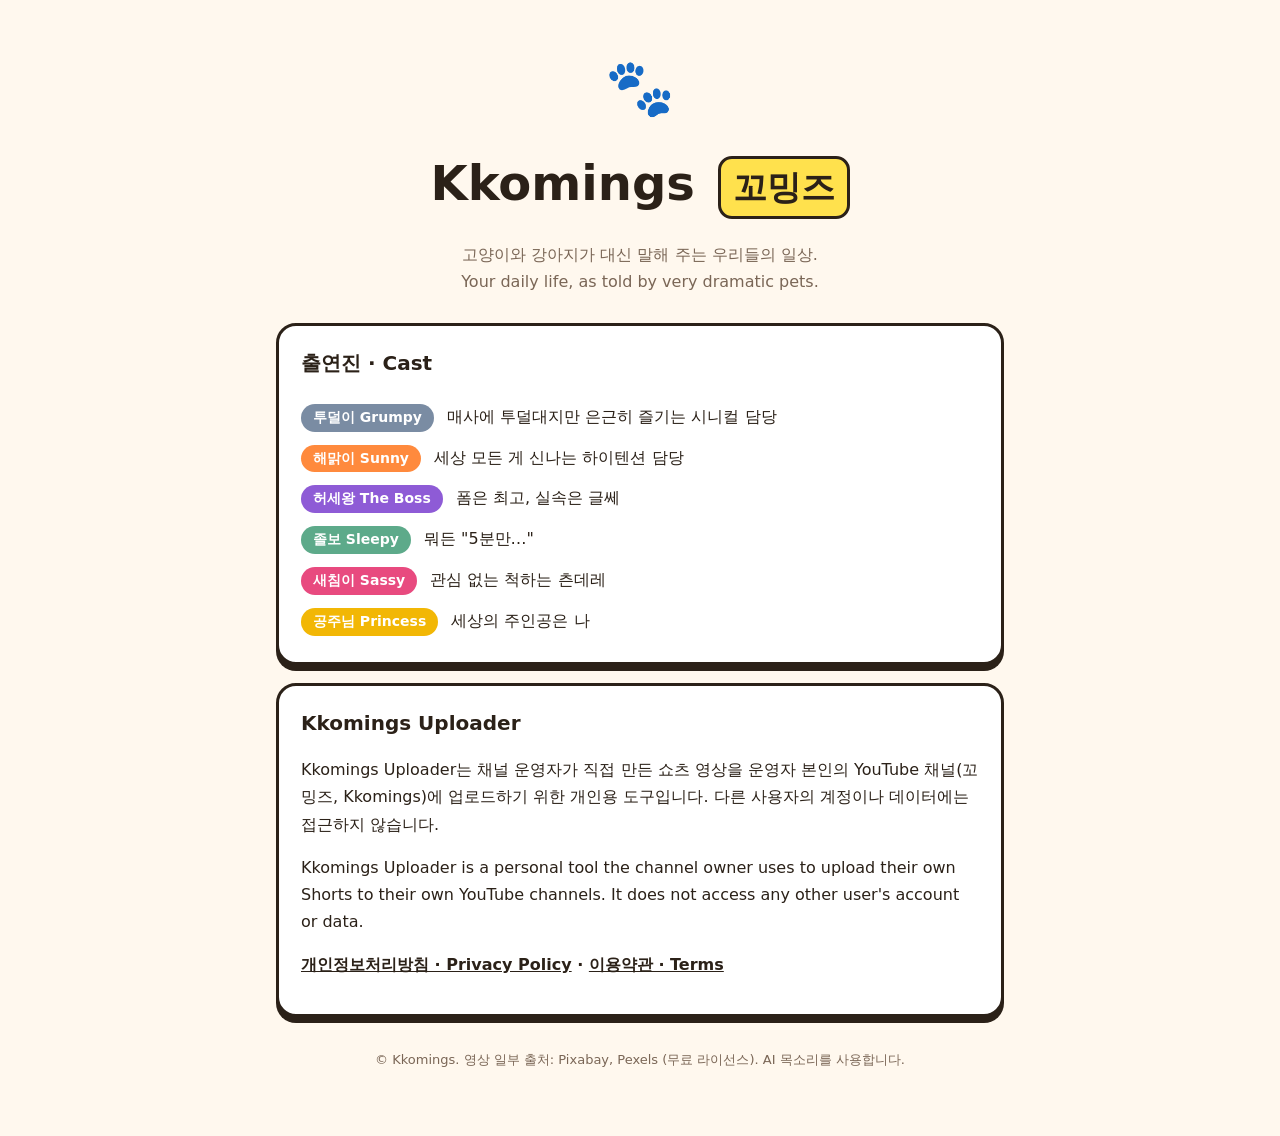
<file: index.html>
<!doctype html>
<html lang="ko">
<head>
<meta charset="utf-8">
<meta name="viewport" content="width=device-width, initial-scale=1">
<title>Kkomings · 꼬밍즈</title>
<meta name="description" content="Kkomings(꼬밍즈) - 고양이와 강아지가 대신 말해 주는 일상 쇼츠 채널">
<link rel="stylesheet" href="style.css">
</head>
<body>
<main class="wrap">
  <header class="hero">
    <div class="badge">🐾</div>
    <h1>Kkomings <span>꼬밍즈</span></h1>
    <p class="lead">고양이와 강아지가 대신 말해 주는 우리들의 일상.<br>Your daily life, as told by very dramatic pets.</p>
  </header>

  <section class="card">
    <h2>출연진 · Cast</h2>
    <ul class="cast">
      <li><b style="background:#7A8CA3">투덜이 Grumpy</b> 매사에 투덜대지만 은근히 즐기는 시니컬 담당</li>
      <li><b style="background:#FF8A3D">해맑이 Sunny</b> 세상 모든 게 신나는 하이텐션 담당</li>
      <li><b style="background:#8E5BD6">허세왕 The Boss</b> 폼은 최고, 실속은 글쎄</li>
      <li><b style="background:#5DAA8A">졸보 Sleepy</b> 뭐든 "5분만…"</li>
      <li><b style="background:#E84A7F">새침이 Sassy</b> 관심 없는 척하는 츤데레</li>
      <li><b style="background:#F2B705">공주님 Princess</b> 세상의 주인공은 나</li>
    </ul>
  </section>

  <section class="card">
    <h2>Kkomings Uploader</h2>
    <p>Kkomings Uploader는 채널 운영자가 직접 만든 쇼츠 영상을 운영자 본인의 YouTube 채널(꼬밍즈, Kkomings)에 업로드하기 위한 개인용 도구입니다. 다른 사용자의 계정이나 데이터에는 접근하지 않습니다.</p>
    <p>Kkomings Uploader is a personal tool the channel owner uses to upload their own Shorts to their own YouTube channels. It does not access any other user's account or data.</p>
    <p class="links"><a href="privacy.html">개인정보처리방침 · Privacy Policy</a> · <a href="terms.html">이용약관 · Terms</a></p>
  </section>

  <footer>© Kkomings. 영상 일부 출처: Pixabay, Pexels (무료 라이선스). AI 목소리를 사용합니다.</footer>
</main>
</body>
</html>
</file>
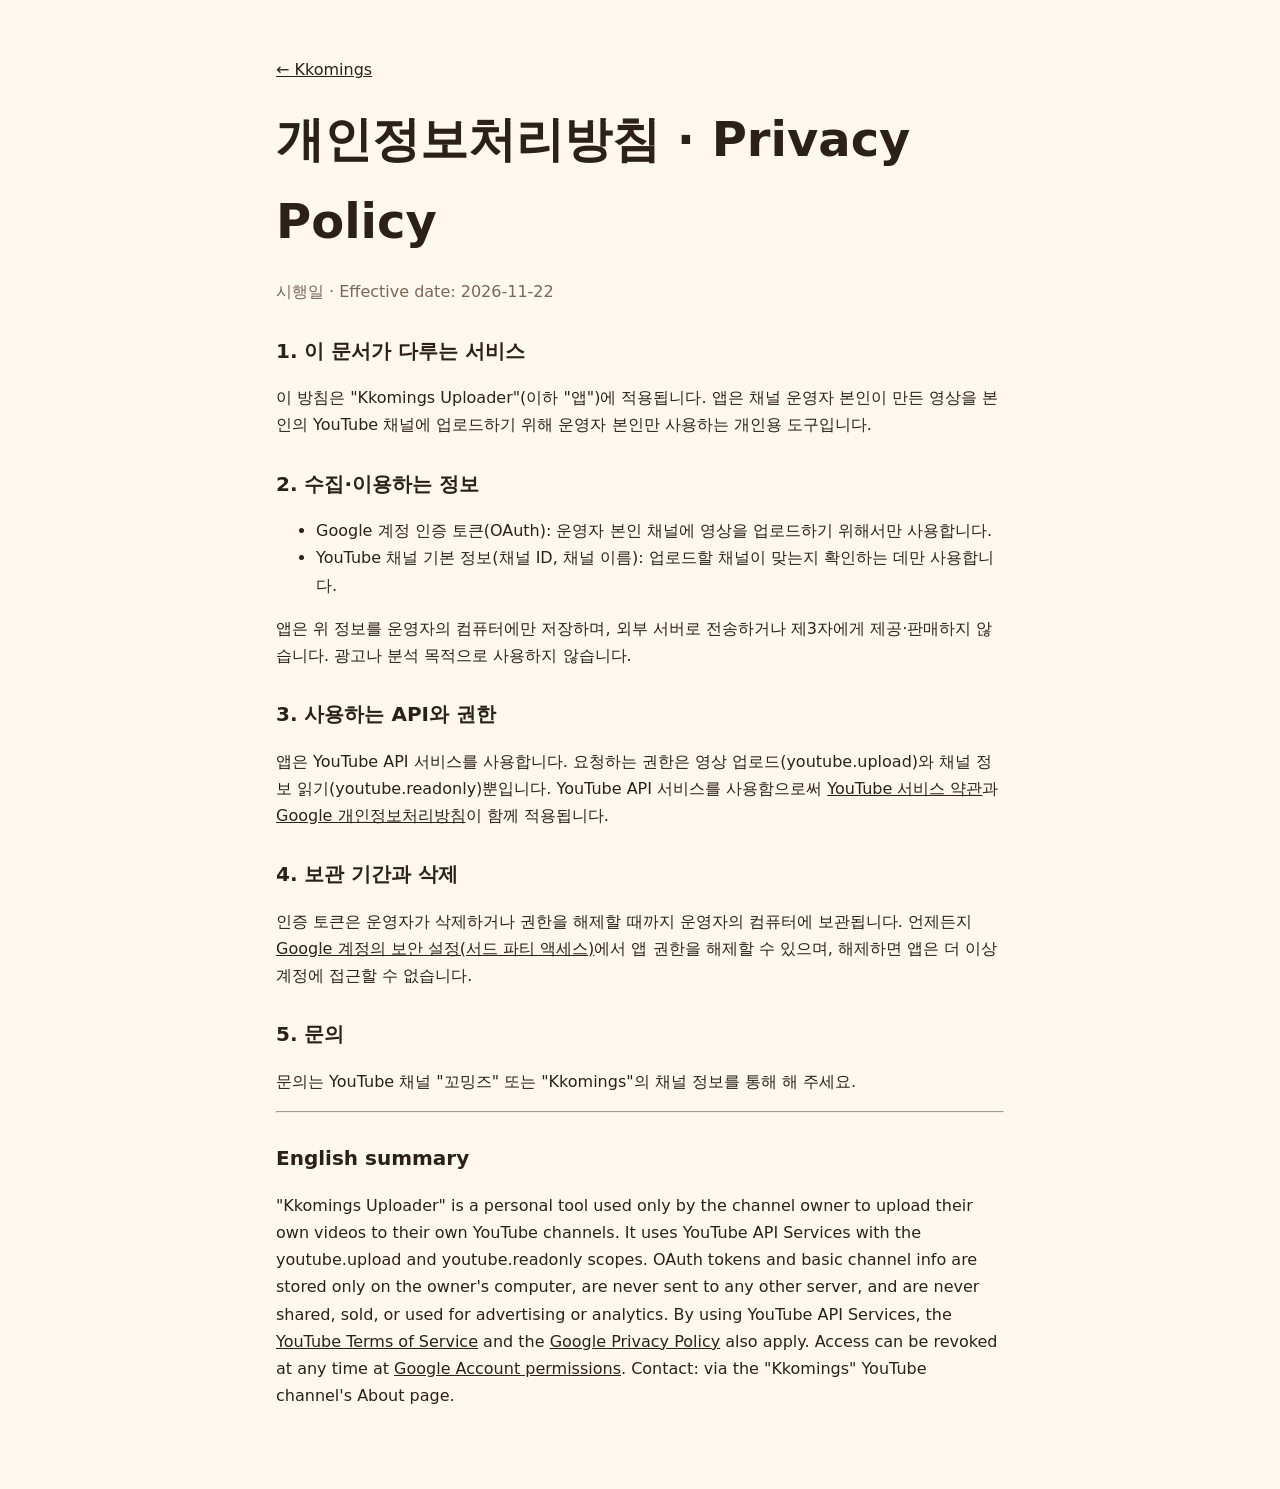
<file: privacy.html>
<!doctype html>
<html lang="ko">
<head>
<meta charset="utf-8">
<meta name="viewport" content="width=device-width, initial-scale=1">
<title>Privacy Policy · Kkomings</title>
<link rel="stylesheet" href="style.css">
</head>
<body>
<main class="wrap doc">
  <p><a href="index.html">← Kkomings</a></p>
  <h1>개인정보처리방침 · Privacy Policy</h1>
  <p class="muted">시행일 · Effective date: 2026-11-22</p>

  <h2>1. 이 문서가 다루는 서비스</h2>
  <p>이 방침은 "Kkomings Uploader"(이하 "앱")에 적용됩니다. 앱은 채널 운영자 본인이 만든 영상을 본인의 YouTube 채널에 업로드하기 위해 운영자 본인만 사용하는 개인용 도구입니다.</p>

  <h2>2. 수집·이용하는 정보</h2>
  <ul>
    <li>Google 계정 인증 토큰(OAuth): 운영자 본인 채널에 영상을 업로드하기 위해서만 사용합니다.</li>
    <li>YouTube 채널 기본 정보(채널 ID, 채널 이름): 업로드할 채널이 맞는지 확인하는 데만 사용합니다.</li>
  </ul>
  <p>앱은 위 정보를 운영자의 컴퓨터에만 저장하며, 외부 서버로 전송하거나 제3자에게 제공·판매하지 않습니다. 광고나 분석 목적으로 사용하지 않습니다.</p>

  <h2>3. 사용하는 API와 권한</h2>
  <p>앱은 YouTube API 서비스를 사용합니다. 요청하는 권한은 영상 업로드(youtube.upload)와 채널 정보 읽기(youtube.readonly)뿐입니다. YouTube API 서비스를 사용함으로써 <a href="https://www.youtube.com/t/terms">YouTube 서비스 약관</a>과 <a href="https://policies.google.com/privacy">Google 개인정보처리방침</a>이 함께 적용됩니다.</p>

  <h2>4. 보관 기간과 삭제</h2>
  <p>인증 토큰은 운영자가 삭제하거나 권한을 해제할 때까지 운영자의 컴퓨터에 보관됩니다. 언제든지 <a href="https://myaccount.google.com/permissions">Google 계정의 보안 설정(서드 파티 액세스)</a>에서 앱 권한을 해제할 수 있으며, 해제하면 앱은 더 이상 계정에 접근할 수 없습니다.</p>

  <h2>5. 문의</h2>
  <p>문의는 YouTube 채널 "꼬밍즈" 또는 "Kkomings"의 채널 정보를 통해 해 주세요.</p>

  <hr>

  <h2>English summary</h2>
  <p>"Kkomings Uploader" is a personal tool used only by the channel owner to upload their own videos to their own YouTube channels. It uses YouTube API Services with the youtube.upload and youtube.readonly scopes. OAuth tokens and basic channel info are stored only on the owner's computer, are never sent to any other server, and are never shared, sold, or used for advertising or analytics. By using YouTube API Services, the <a href="https://www.youtube.com/t/terms">YouTube Terms of Service</a> and the <a href="https://policies.google.com/privacy">Google Privacy Policy</a> also apply. Access can be revoked at any time at <a href="https://myaccount.google.com/permissions">Google Account permissions</a>. Contact: via the "Kkomings" YouTube channel's About page.</p>
</main>
</body>
</html>
</file>
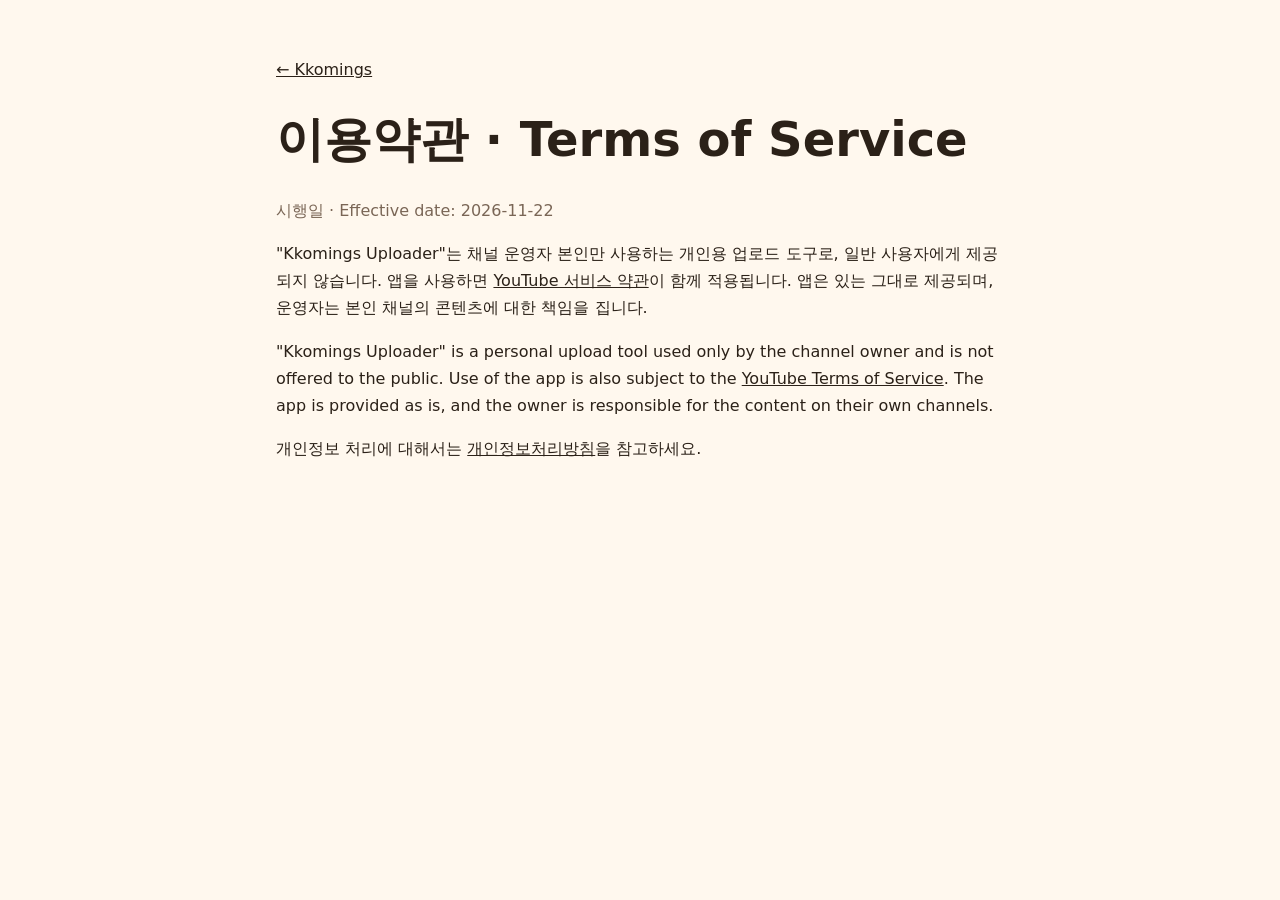
<file: terms.html>
<!doctype html>
<html lang="ko">
<head>
<meta charset="utf-8">
<meta name="viewport" content="width=device-width, initial-scale=1">
<title>Terms · Kkomings</title>
<link rel="stylesheet" href="style.css">
</head>
<body>
<main class="wrap doc">
  <p><a href="index.html">← Kkomings</a></p>
  <h1>이용약관 · Terms of Service</h1>
  <p class="muted">시행일 · Effective date: 2026-11-22</p>
  <p>"Kkomings Uploader"는 채널 운영자 본인만 사용하는 개인용 업로드 도구로, 일반 사용자에게 제공되지 않습니다. 앱을 사용하면 <a href="https://www.youtube.com/t/terms">YouTube 서비스 약관</a>이 함께 적용됩니다. 앱은 있는 그대로 제공되며, 운영자는 본인 채널의 콘텐츠에 대한 책임을 집니다.</p>
  <p>"Kkomings Uploader" is a personal upload tool used only by the channel owner and is not offered to the public. Use of the app is also subject to the <a href="https://www.youtube.com/t/terms">YouTube Terms of Service</a>. The app is provided as is, and the owner is responsible for the content on their own channels.</p>
  <p>개인정보 처리에 대해서는 <a href="privacy.html">개인정보처리방침</a>을 참고하세요.</p>
</main>
</body>
</html>
</file>
<file: style.css>
:root { --bg: #FFF8EE; --ink: #2B2118; --muted: #7A6656; --card: #FFFFFF; --line: #2B2118; --accent: #FFE14D; }
@media (prefers-color-scheme: dark) { :root { --bg: #1E1914; --ink: #F5EDE3; --muted: #BBA996; --card: #2A231C; --line: #F5EDE3; } }
* { box-sizing: border-box; }
body { margin: 0; background: var(--bg); color: var(--ink); font-family: "Pretendard", "Apple SD Gothic Neo", "Malgun Gothic", system-ui, sans-serif; line-height: 1.7; }
.wrap { max-width: 760px; margin: 0 auto; padding: 40px 16px 64px; }
.hero { text-align: center; margin-bottom: 28px; }
.badge { font-size: 56px; }
h1 { margin: 8px 0; font-size: clamp(32px, 6vw, 48px); }
h1 span { display: inline-block; background: var(--accent); color: #2B2118; border: 3px solid #2B2118; border-radius: 14px; padding: 0 12px; margin-left: 6px; font-size: 0.7em; vertical-align: middle; }
.lead { color: var(--muted); }
.card { background: var(--card); border: 3px solid var(--line); border-radius: 20px; padding: 20px 22px; margin: 18px 0; box-shadow: 0 6px 0 var(--line); }
h2 { margin-top: 0; font-size: 20px; }
.doc h2 { margin-top: 28px; }
.cast { list-style: none; padding: 0; margin: 0; }
.cast li { padding: 6px 0; }
.cast b { display: inline-block; color: #fff; border-radius: 999px; padding: 2px 12px; margin-right: 8px; font-size: 14px; }
a { color: inherit; }
.links { font-weight: 700; }
.muted { color: var(--muted); }
footer { text-align: center; color: var(--muted); font-size: 13px; margin-top: 32px; }
</file>
